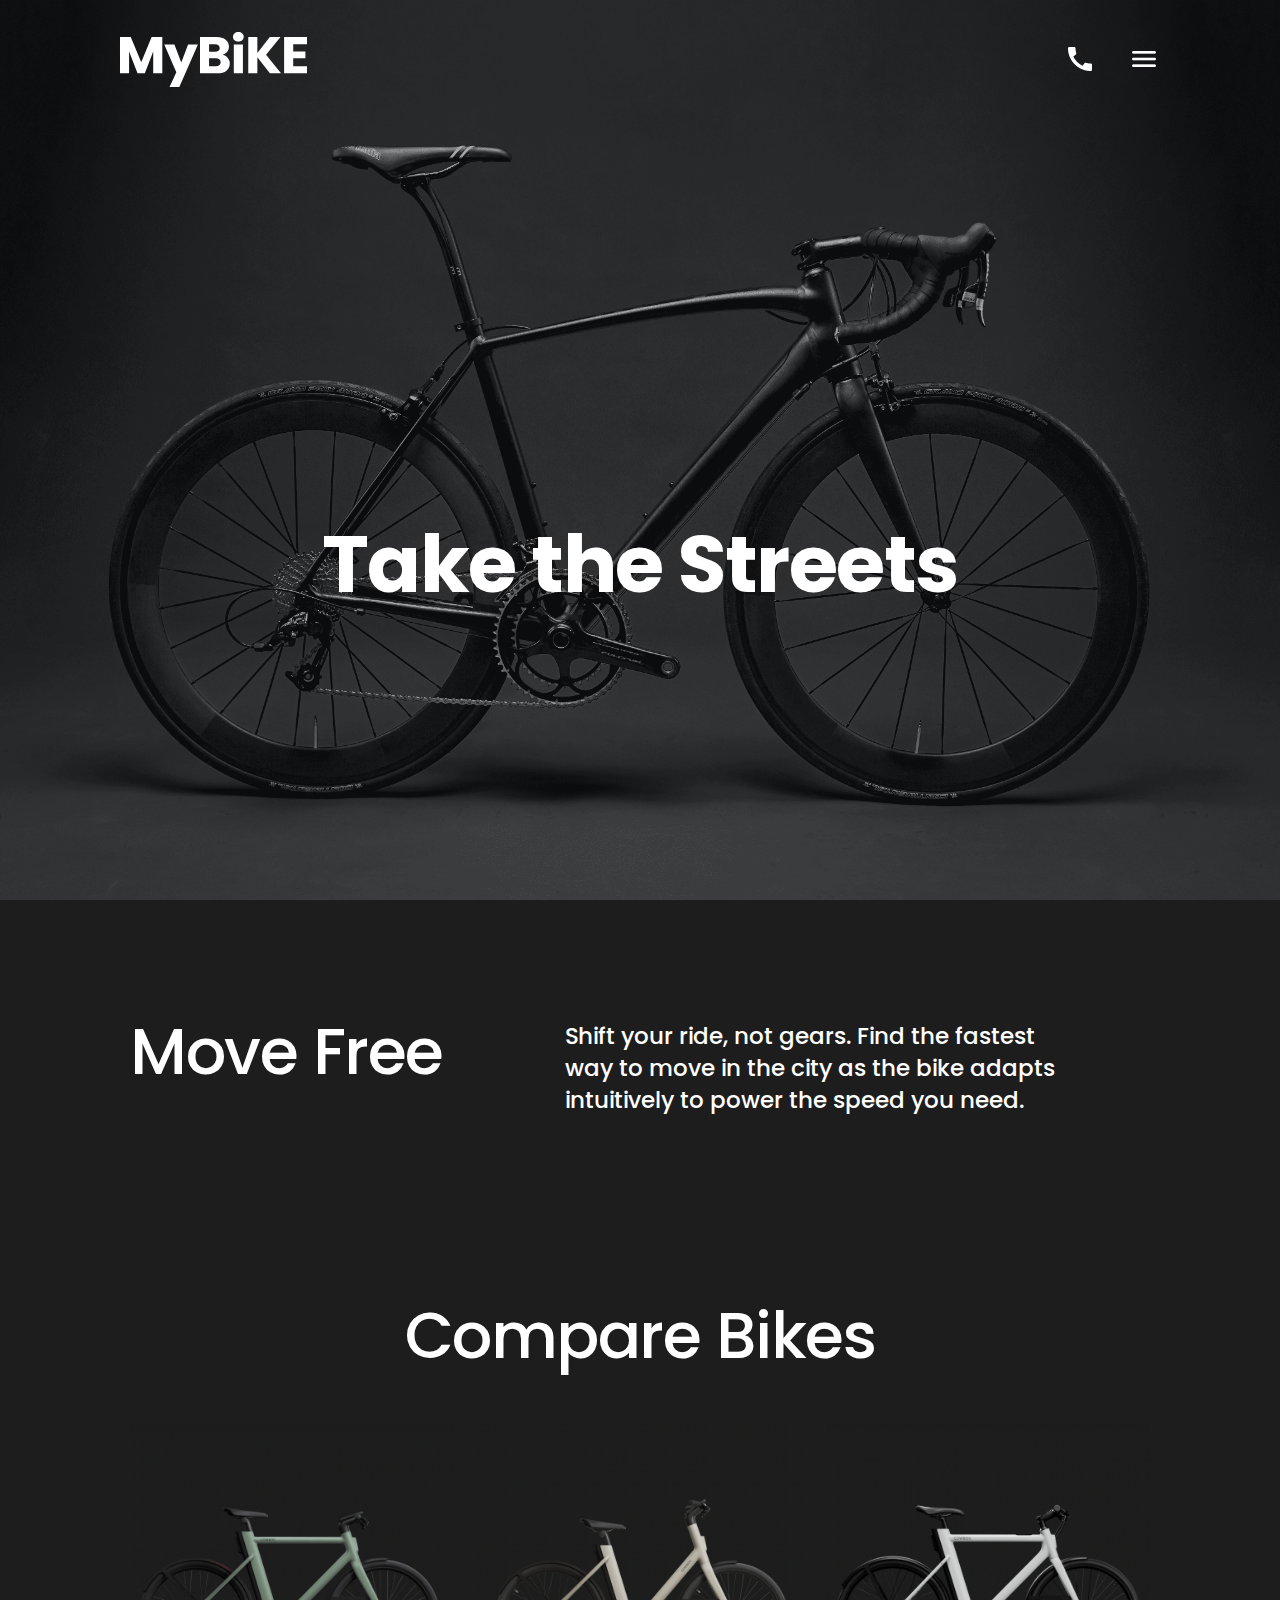
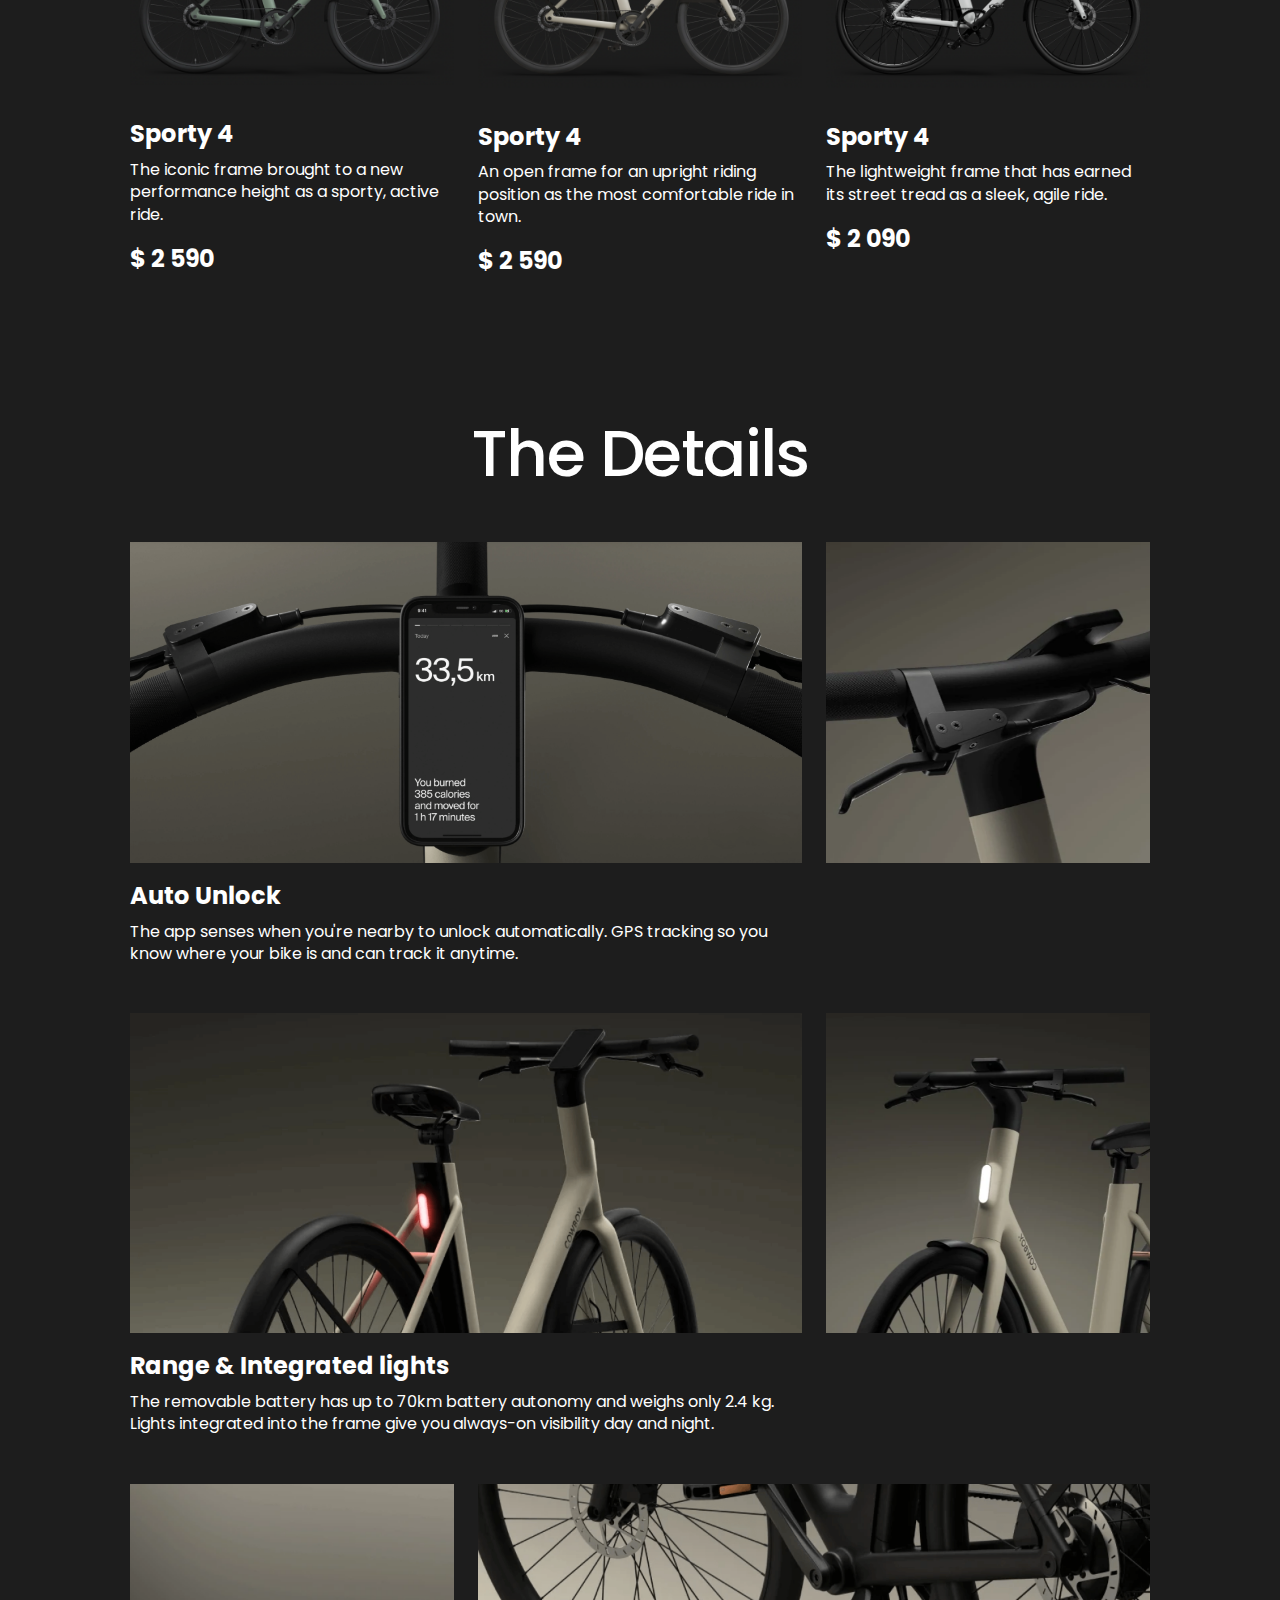
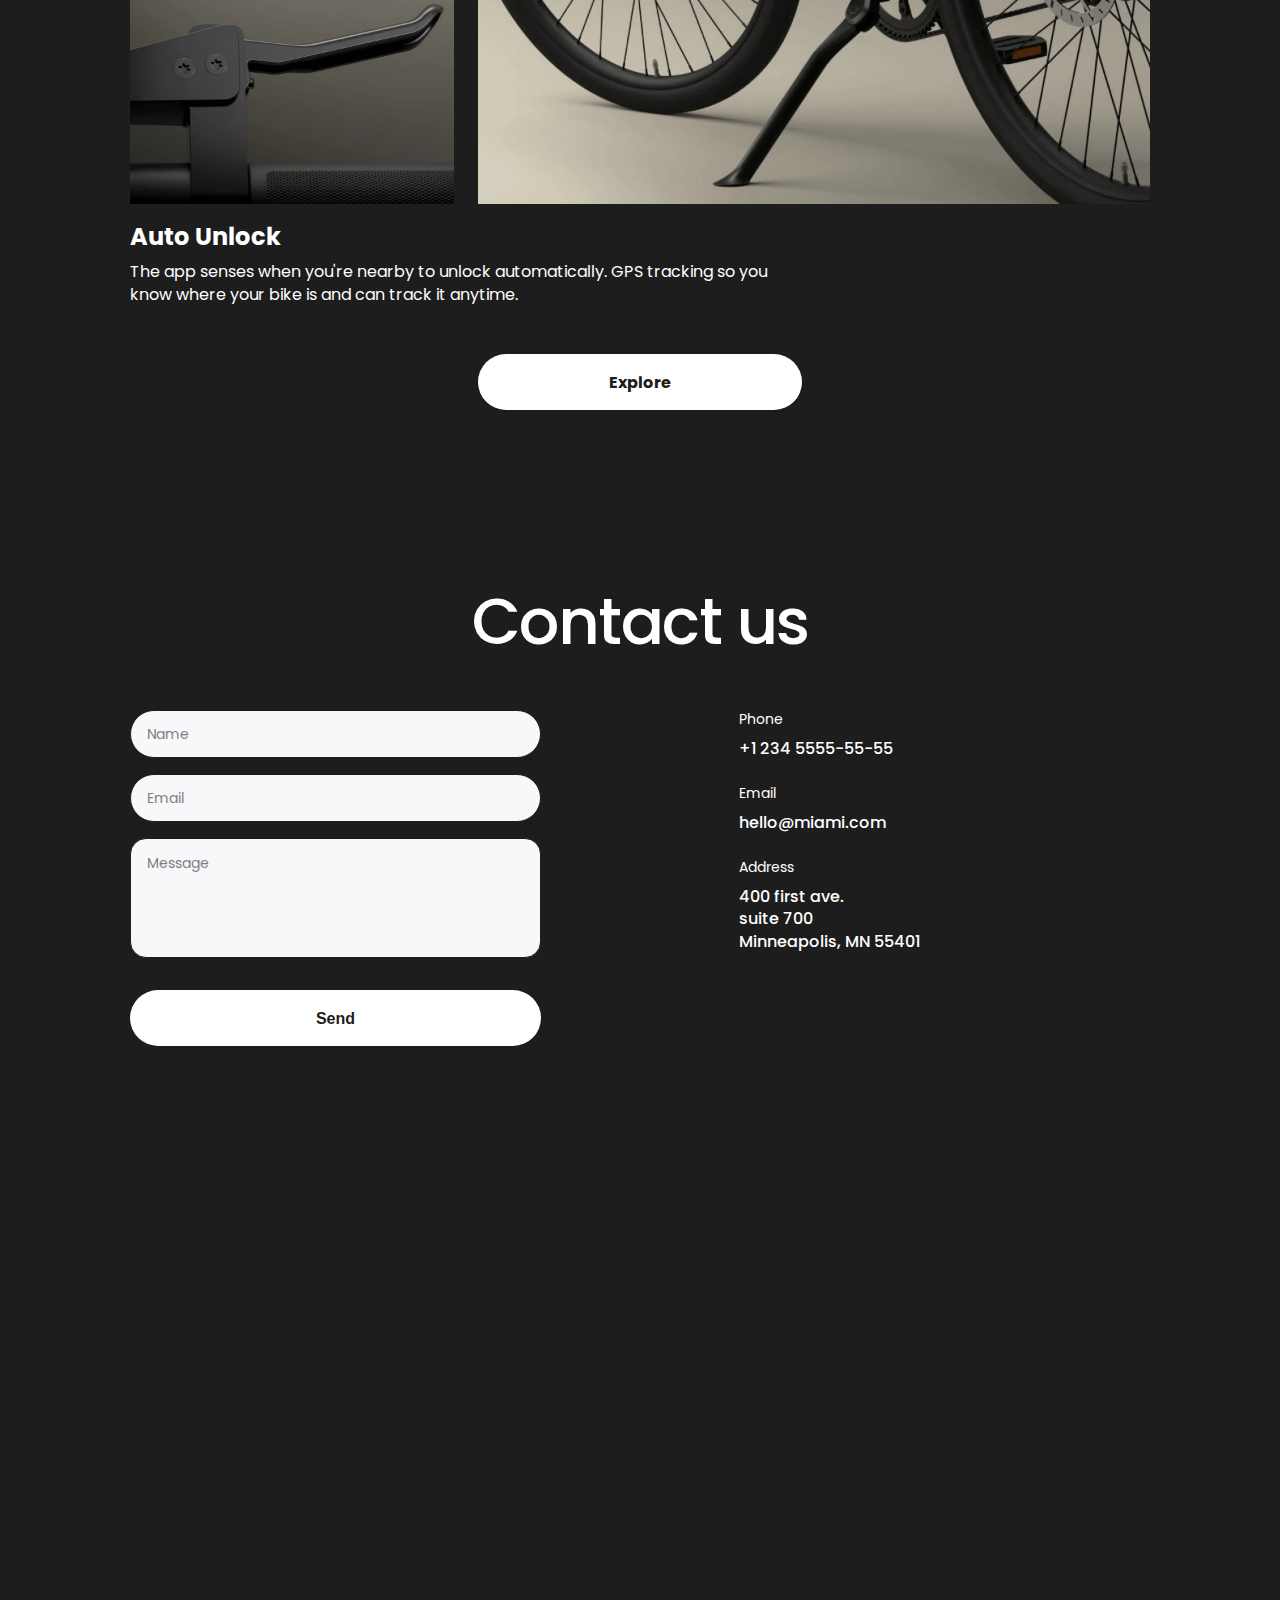
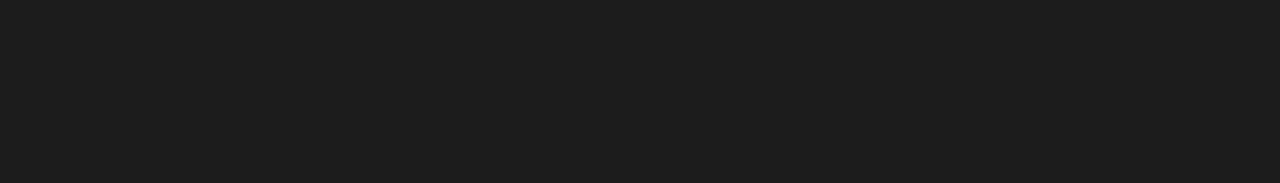
<file: index.html>
<!DOCTYPE html><html lang="en" class="page"><head><meta charset="utf-8"><meta name="viewport" content="width=device-width, initial-scale=1.0"><title>MyBike</title><link rel="icon shortcut" href="favicon.6783d5f9.png" type="image/x-icon"><link rel="preconnect" href="https://fonts.googleapis.com"><link rel="preconnect" href="https://fonts.gstatic.com" crossorigin><link href="https://fonts.googleapis.com/css2?family=Poppins:wght@400;500;600;700&display=swap" rel="stylesheet"><link rel="stylesheet" href="index.fb0fef04.css"><script src="index.cabb280d.js" defer></script></head><body class="page__body" id="top-page">  <header class="header page__header"> <div class="header__container"> <div class="page__top-bar top-bar"> <a href="#top-page" class="top-bar__link"> <img src="logo-white-small.dbecf4bc.svg" alt="MyBike logo" class="top-bar__logo"> </a> <div class="top-bar__icons"> <a href="tel:+1 234 5555-55-55" class="icon icon--phone"></a> <a href="#menu" class="icon icon--menu"></a> </div> </div> <h1 class="header__title">Take the Streets</h1> </div> </header>   <aside class="menu page__menu" id="menu"> <div class="menu__top-bar page__top-bar top-bar"> <a href="#top-page" class="top-bar__link"> <img src="logo-black-small.296ddda4.svg" alt="MyBike logo" class="top-bar__logo"> </a> <div class="top-bar__icons"> <a href="#" class="icon icon--close"></a> </div> </div> <div class="menu__content"> <nav class="menu__nav nav"> <ul class="nav__list"> <li class="nav__item"> <a href="#" class="nav__link">Home</a> </li> <li class="nav__item"> <a href="#move-free" class="nav__link">About us</a> </li> <li class="nav__item"> <a href="#compare-bikes" class="nav__link">Compare Bikes</a> </li> <li class="nav__item"> <a href="#details" class="nav__link">Details</a> </li> <li class="nav__item"> <a href="#contact" class="nav__link">Contacts</a> </li> </ul> </nav> <a href="tel:+1 234 5555-55-55" class="menu__phone-number"> +1 234 5555-55-55 </a> <a href="tel:+1 234 5555-55-55" class="menu__book-ride"> Book a test ride </a> </div> </aside>   <main class="main-content page__main-content"> <div class="main-content__container"> <section class="main-content__move-free move-free" id="move-free"> <h2 class="move-free__title move-free__title--align-left"> Move Free </h2> <p class="move-free__description"> Shift your ride, not gears. Find the fastest way to move in the city as the bike adapts intuitively to power the speed you need. </p> </section> <section class="compare-bikes main-content__compare-bikes" id="compare-bikes"> <h2 class="compare-bikes__title">Compare Bikes</h2> <div class="compare-bikes__content"> <article class="bike-card compare-bikes__bike-card"> <a href="#" class="bike-card__link"> <img src="sporty-4.6bc68076.png" alt="Sporty 4 Bike" class="bike-card__image"> </a> <h3 class="bike-card__bold-text bike-card__title">Sporty 4</h3> <p class="bike-card__description"> The iconic frame brought to a new performance height as a sporty, active ride. </p> <p class="bike-card__bold-text bike-card__price">$ 2 590</p> </article> <article class="bike-card compare-bikes__bike-card"> <a href="#" class="bike-card__link"> <img src="ride-in-town-st.73eac195.png" alt="Ride in town ST Bike" class="bike-card__image"> </a> <h3 class="bike-card__bold-text bike-card__title">Sporty 4</h3> <p class="bike-card__description"> An open frame for an upright riding position as the most comfortable ride in town. </p> <p class="bike-card__bold-text bike-card__price">$ 2 590</p> </article> <article class="bike-card compare-bikes__bike-card"> <a href="#" class="bike-card__link"> <img src="agile-ride-3.338ff6b1.png" alt="Agile ride 3 Bike" class="bike-card__image"> </a> <h3 class="bike-card__bold-text bike-card__title">Sporty 4</h3> <p class="bike-card__description"> The lightweight frame that has earned its street tread as a sleek, agile ride. </p> <p class="bike-card__bold-text bike-card__price">$ 2 090</p> </article> </div> </section> <section class="details main-content__details" id="details"> <h2 class="details__title">The Details</h2> <div class="details__content"> <article class="details__topic topic"> <a href="#" class="topic__link topic__link--wide"> <img src="auto-unlock-wide-web.31f4af19.png" alt="Auto Unlock App on Phone" class="topic__image"> </a> <a href="#" class="topic__link topic__link--square"> <img src="auto-unlock-square.9648a69f.png" alt="How the Phone is hold up on the Bike" class="topic__image"> </a> <h3 class="topic__title">Auto Unlock</h3> <p class="topic__description"> The app senses when you're nearby to unlock automatically. GPS tracking so you know where your bike is and can track it anytime. </p> </article> <article class="details__topic topic"> <a href="#" class="topic__link topic__link--wide"> <img src="range-lights-wide-web.f1d19e31.png" alt="Light on Bike behind" class="topic__image"> </a> <a href="#" class="topic__link topic__link--square"> <img src="range-lights-square.7addb1f8.png" alt="Light on Bike toward" class="topic__image"> </a> <h3 class="topic__title">Range & Integrated lights</h3> <p class="topic__description"> The removable battery has up to 70km battery autonomy and weighs only 2.4 kg. Lights integrated into the frame give you always-on visibility day and night. </p> </article> <article class="details__topic topic"> <a href="#" class="topic__link topic__link--square"> <img src="hydraulic-lightweight-square.49ec8e37.png" alt="Bike brake handle" class="topic__image"> </a> <a href="#" class="topic__link topic__link--wide"> <img src="hydraulic-lightweight-wide-web.60f01527.png" alt="Bike footrest" class="topic__image"> </a> <h3 class="topic__title">Auto Unlock</h3> <p class="topic__description"> The app senses when you're nearby to unlock automatically. GPS tracking so you know where your bike is and can track it anytime. </p> </article> <a href="#" class="button details__button">Explore</a> </div> </section> <section class="contact main-content__contact" id="contact"> <h2 class="contact__title">Contact us</h2> <div class="contact__content"> <form action="/" method="get" class="contact__form form" onsubmit="this.reset(); return false;"> <input type="text" placeholder="Name" class="form__text" autocomplete="given-name" name="user-name" id="user-name" required> <input type="email" placeholder="Email" class="form__text" autocomplete="email" name="user-email" id="user-email" required> <textarea name="user-message" id="user-message" placeholder="Message" class="form__textarea" required></textarea> <button type="submit" class="button form__button">Send</button> </form> <div class="contact__info info"> <div class="info__part"> <label for="phone-number" class="info__label">Phone</label> <a href="tel:+1 234 5555-55-55" id="phone-number" class="info__link"> +1 234 5555-55-55 </a> </div> <div class="info__part"> <label for="myBike-email" class="info__label">Email</label> <a href="mailto:hello@miami.com" id="myBike-email" class="info__link"> hello@miami.com </a> </div> <div class="info__part"> <label for="myBike-address" class="info__label">Address</label> <a href="https://www.google.com/maps?q=400 first ave. suite 700 Minneapolis, MN 55401" id="myBike-address" class="info__link" target="_blank"> 400 first ave.<br>suite 700<br>Minneapolis, MN 55401 </a> </div> </div> </div> </section> </div> </main>  <footer class="footer page__footer"></footer> </body></html>
</file>
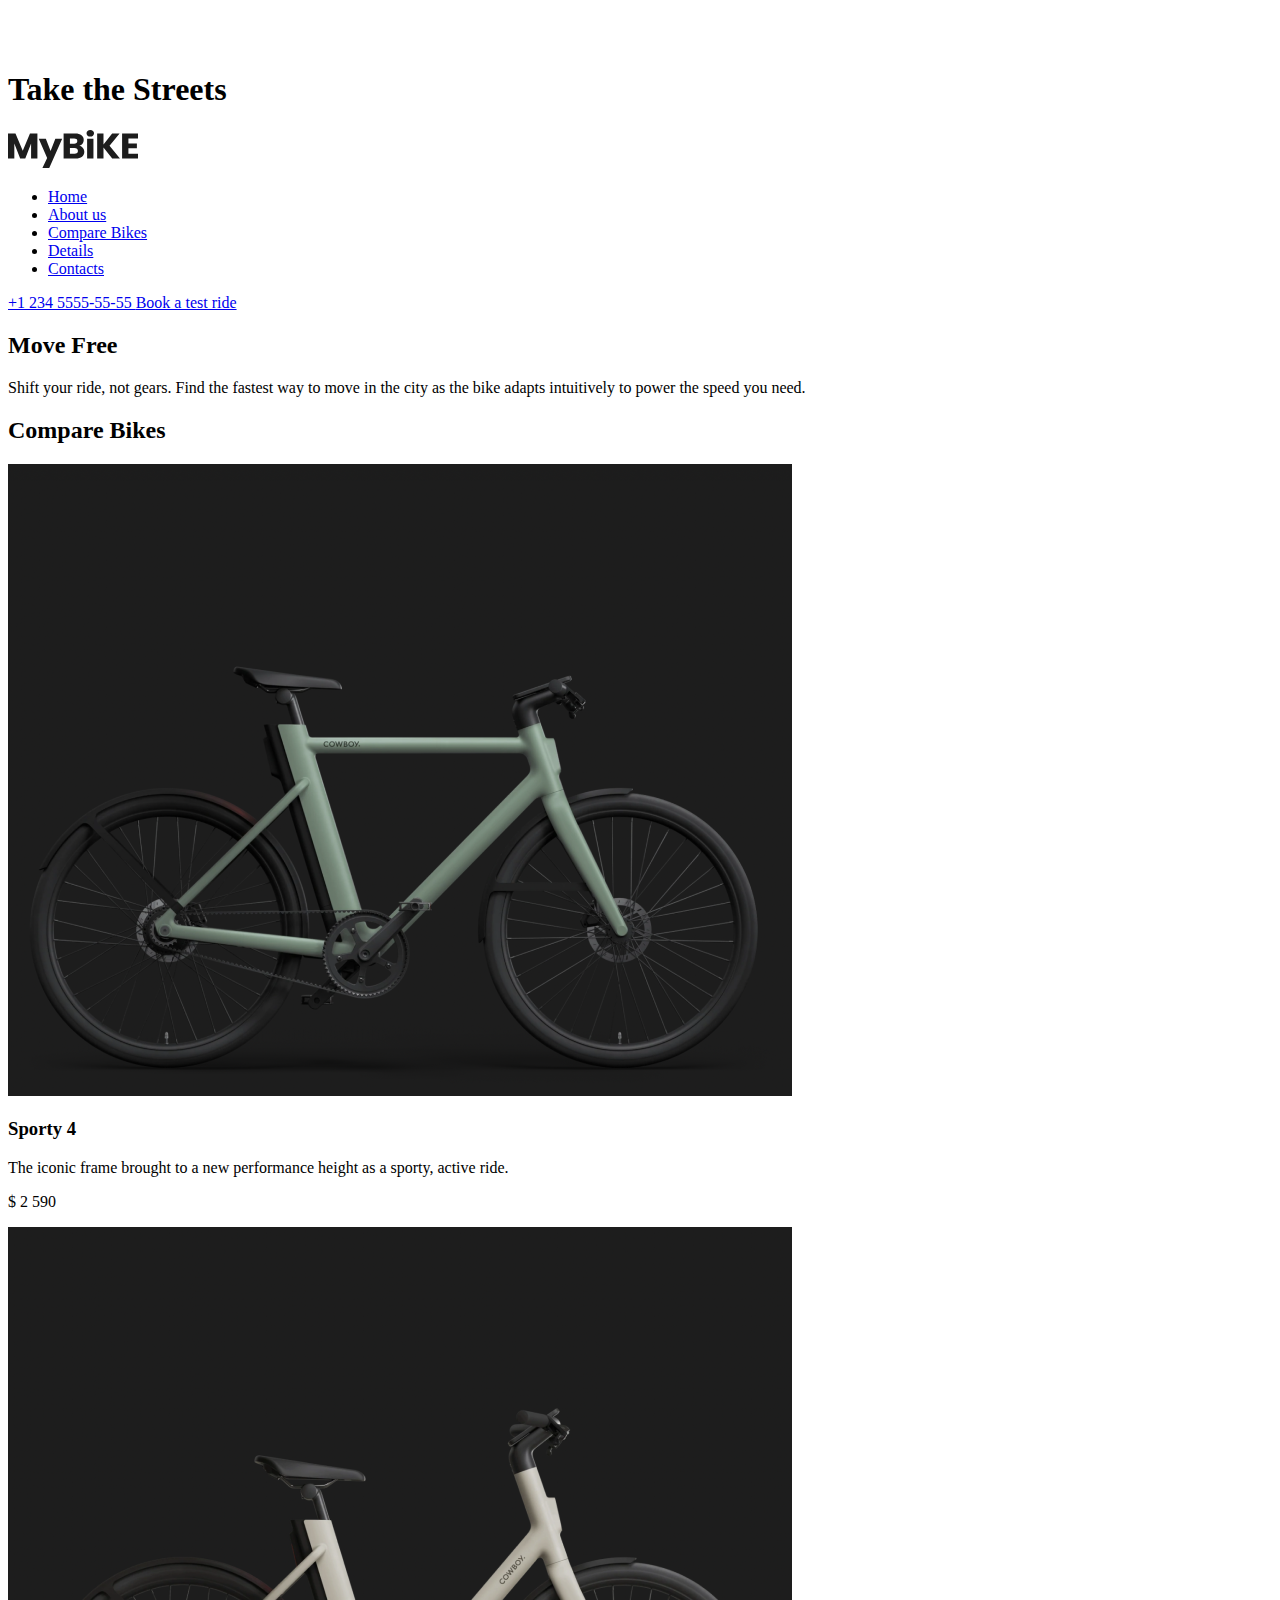
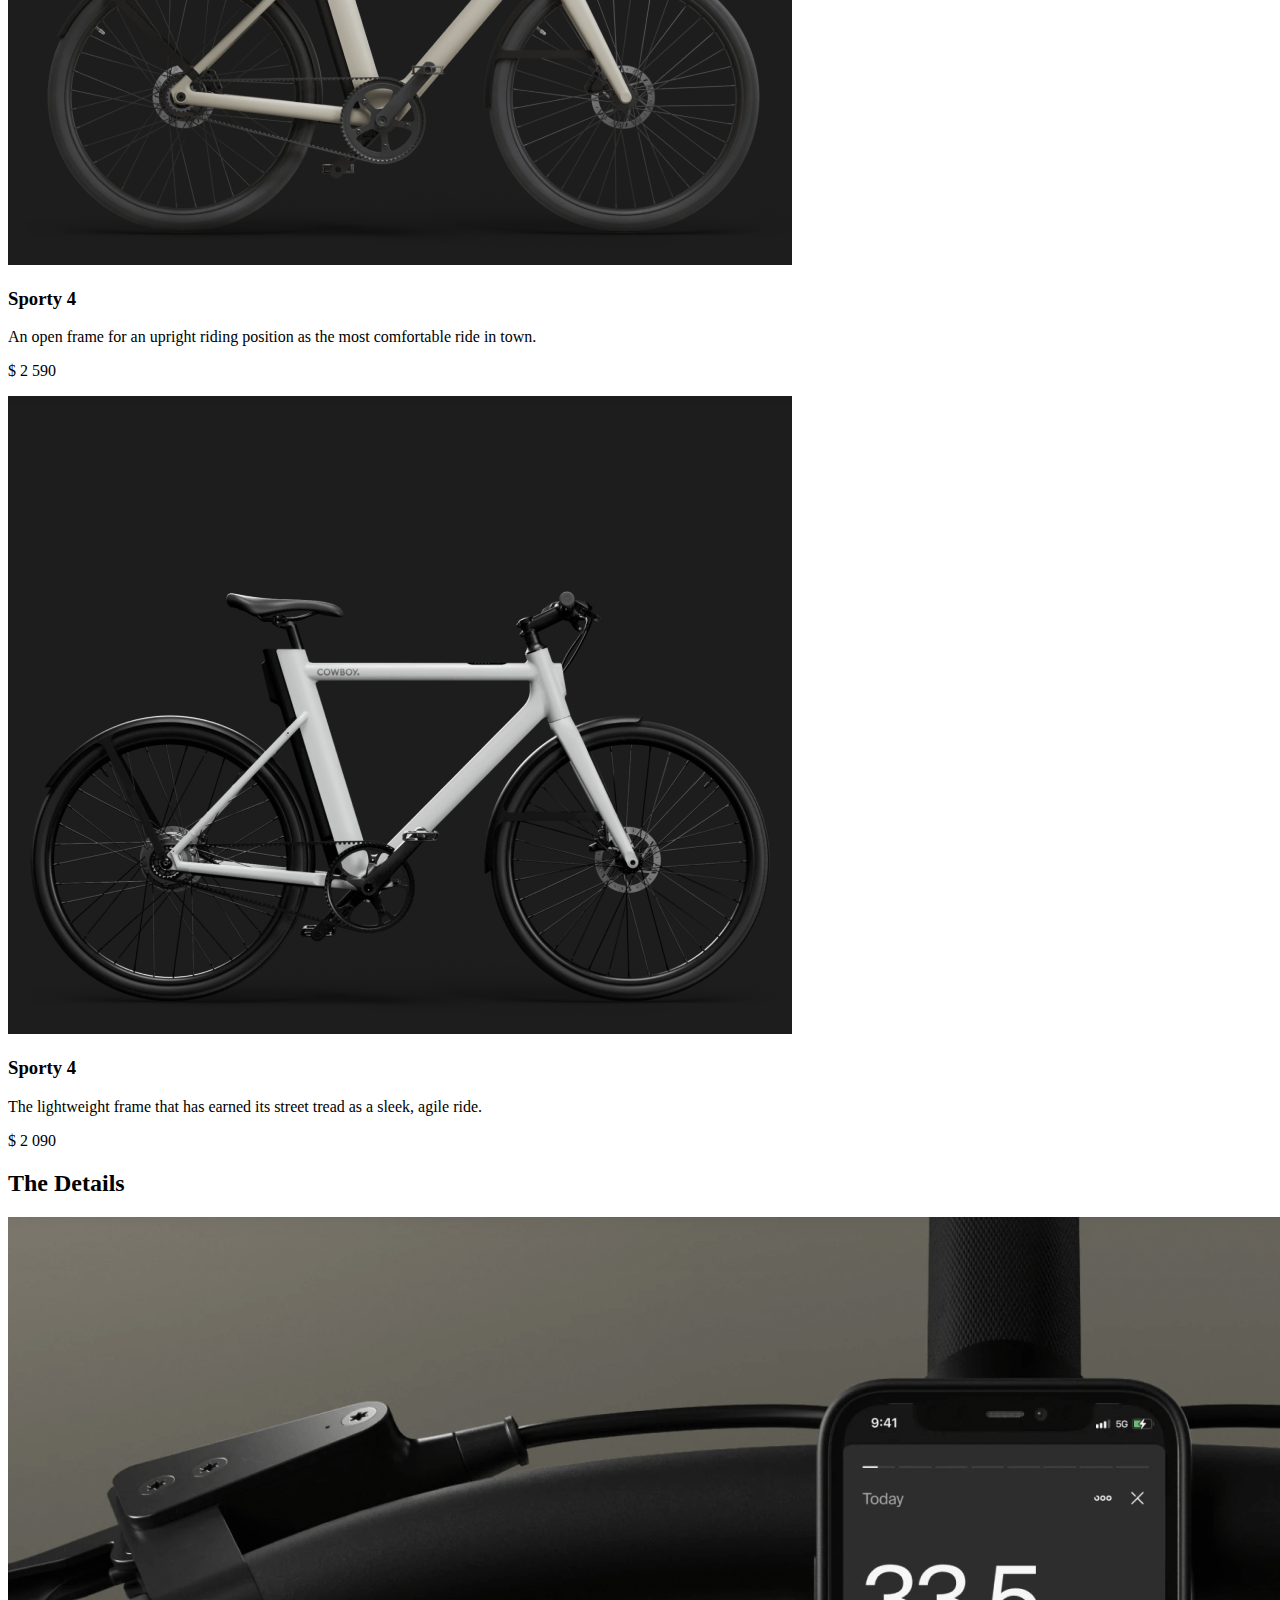
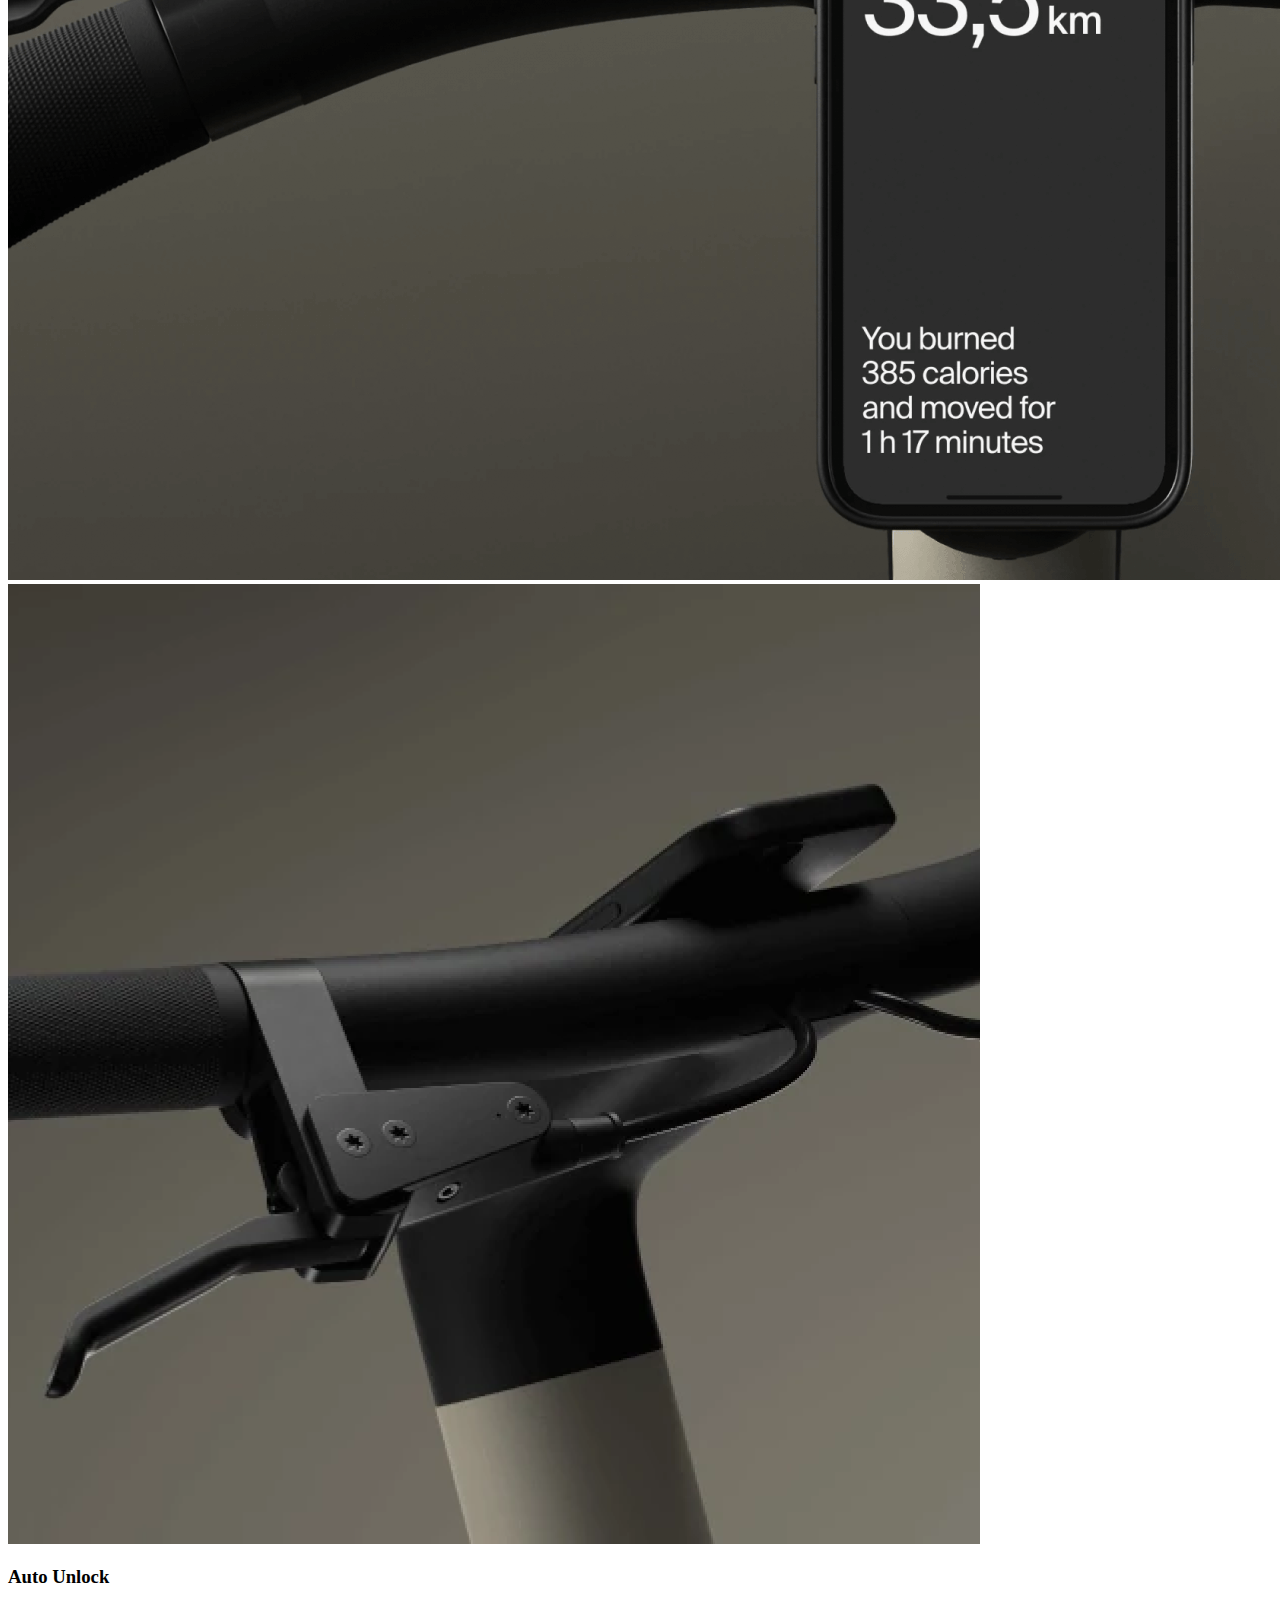
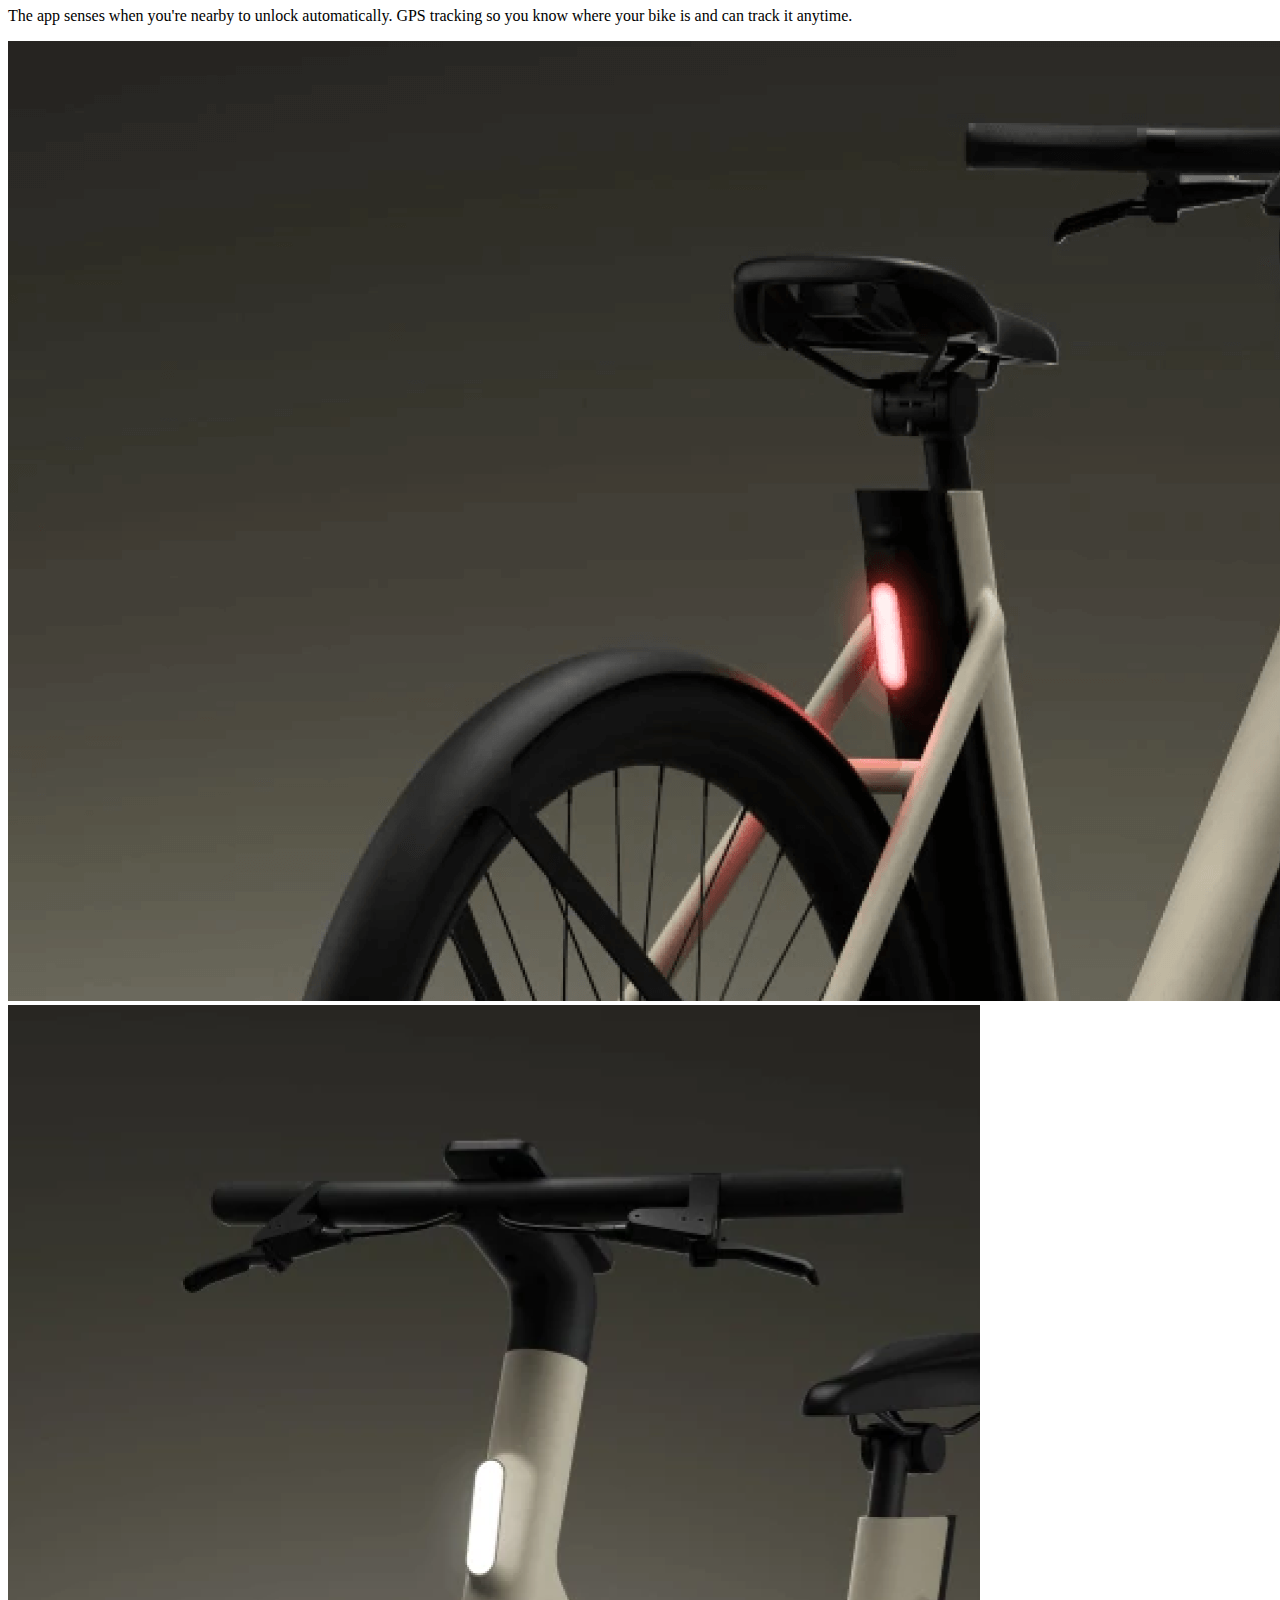
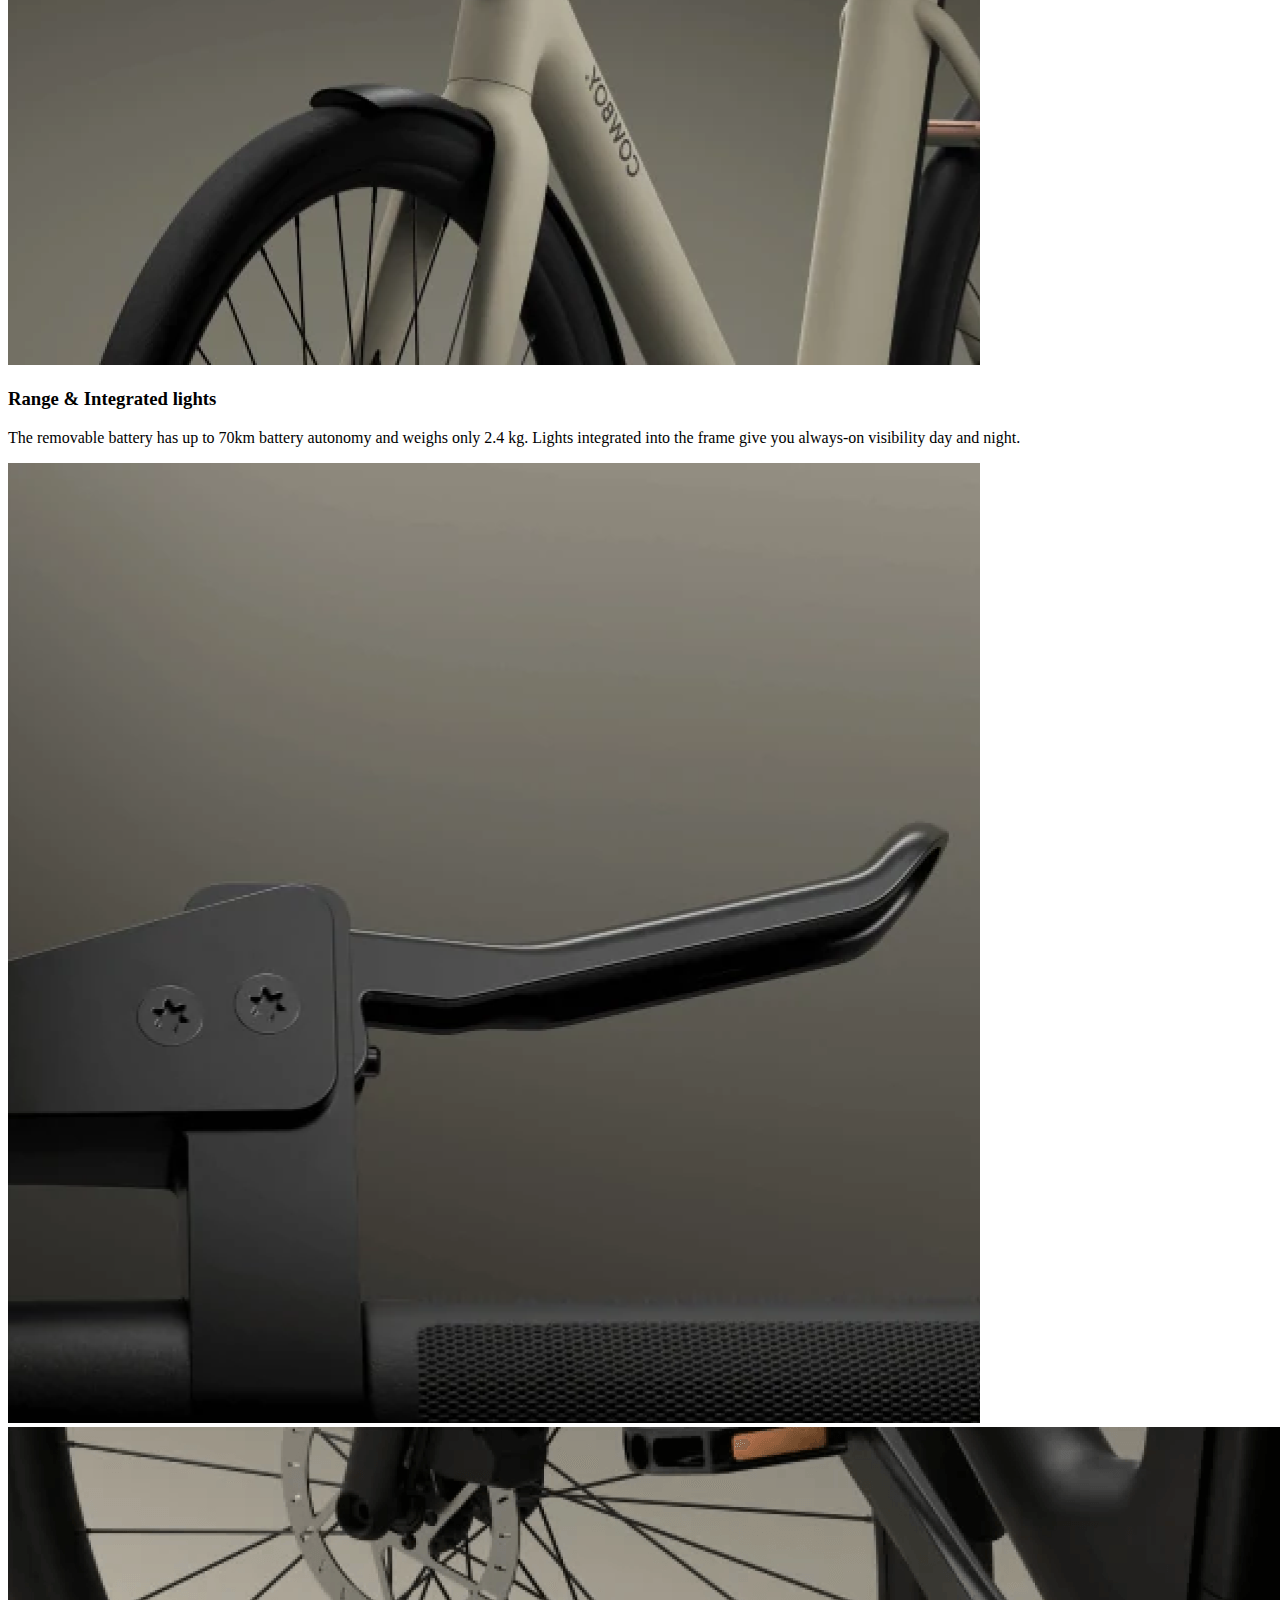
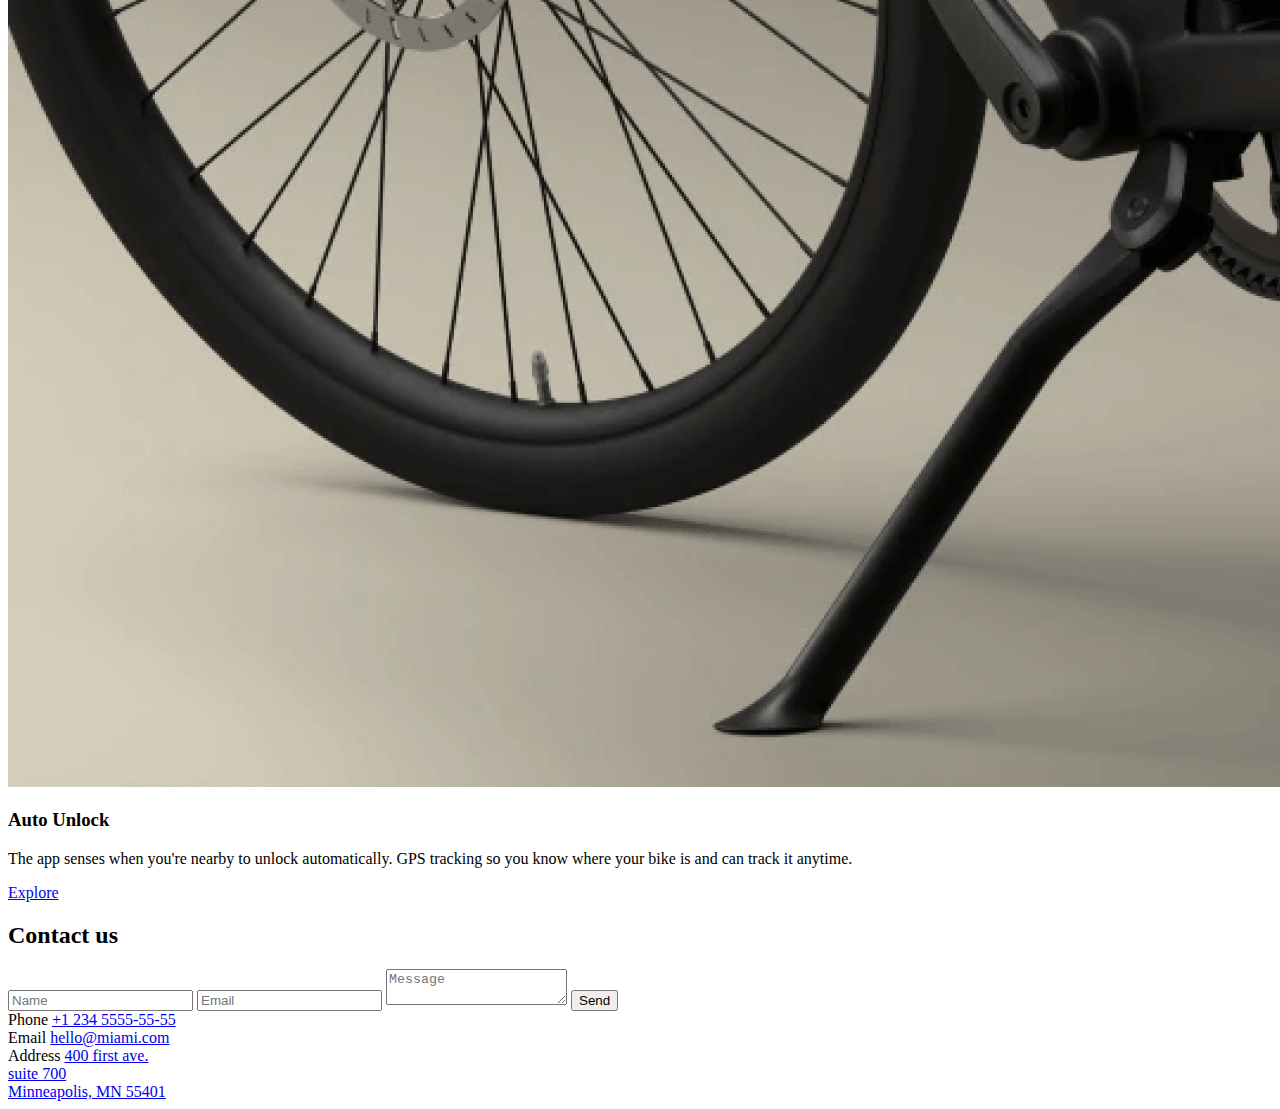
<file: src/index.html>
<!-- #region head -->
<!DOCTYPE html>
<html lang="en" class="page">
  <head>
    <meta charset="UTF-8" />
    <meta name="viewport" content="width=device-width, initial-scale=1.0" />
    <title>MyBike</title>
    <link
      rel="shortcut icon"
      href="images/icons/favicon.png"
      type="image/x-icon"
    />
    <link rel="preconnect" href="https://fonts.googleapis.com" />
    <link
      rel="preconnect"
      href="https://fonts.gstatic.com"
      crossorigin="anonymous"
    />
    <link
      href="https://fonts.googleapis.com/css2?family=Poppins:wght@400;500;600;700&display=swap"
      rel="stylesheet"
    />
    <link rel="stylesheet" href="./styles/main.scss" />
    <script src="scripts/main.js" defer></script>
  </head>
  <!-- #endregion -->
  <body class="page__body" id="top-page">
    <!-- #region header -->
    <header class="header page__header">
      <div class="header__container">
        <div class="top-bar page__top-bar">
          <a href="#top-page" class="top-bar__link">
            <img
              src="images/logo-white-small.svg"
              alt="MyBike logo"
              class="top-bar__logo"
            />
          </a>

          <div class="top-bar__icons">
            <a href="tel:+1 234 5555-55-55" class="icon icon--phone"></a>
            <a href="#menu" class="icon icon--menu"></a>
          </div>
        </div>

        <h1 class="header__title">Take the Streets</h1>
      </div>
    </header>
    <!-- #endregion -->

    <!-- #region menu -->
    <aside class="page__menu menu" id="menu">
      <div class="top-bar page__top-bar menu__top-bar">
        <a href="#top-page" class="top-bar__link">
          <img
            src="images/logo-black-small.svg"
            alt="MyBike logo"
            class="top-bar__logo"
          />
        </a>

        <div class="top-bar__icons">
          <a href="#" class="icon icon--close"></a>
        </div>
      </div>

      <div class="menu__content">
        <nav class="menu__nav nav">
          <ul class="nav__list">
            <li class="nav__item">
              <a href="#" class="nav__link">Home</a>
            </li>

            <li class="nav__item">
              <a href="#move-free" class="nav__link">About us</a>
            </li>

            <li class="nav__item">
              <a href="#compare-bikes" class="nav__link">Compare Bikes</a>
            </li>

            <li class="nav__item">
              <a href="#details" class="nav__link">Details</a>
            </li>

            <li class="nav__item">
              <a href="#contact" class="nav__link">Contacts</a>
            </li>
          </ul>
        </nav>

        <a href="tel:+1 234 5555-55-55" class="menu__phone-number">
          +1 234 5555-55-55
        </a>

        <a href="tel:+1 234 5555-55-55" class="menu__book-ride">
          Book a test ride
        </a>
      </div>
    </aside>
    <!-- #endregion -->

    <!-- #region main -->
    <main class="main-content page__main-content">
      <div class="main-content__container">
        <section class="main-content__move-free move-free" id="move-free">
          <h2 class="move-free__title move-free__title--align-left">
            Move Free
          </h2>

          <p class="move-free__description">
            Shift your ride, not gears. Find the fastest way to move in the city
            as the bike adapts intuitively to power the speed you need.
          </p>
        </section>

        <section
          class="main-content__compare-bikes compare-bikes"
          id="compare-bikes"
        >
          <h2 class="compare-bikes__title">Compare Bikes</h2>

          <div class="compare-bikes__content">
            <article class="compare-bikes__bike-card bike-card">
              <a href="#" class="bike-card__link">
                <img
                  src="./images/bikes/sporty-4.png"
                  alt="Sporty 4 Bike"
                  class="bike-card__image"
                />
              </a>

              <h3 class="bike-card__title bike-card__bold-text">Sporty 4</h3>

              <p class="bike-card__description">
                The iconic frame brought to a new performance height as a
                sporty, active ride.
              </p>

              <p class="bike-card__price bike-card__bold-text">$ 2 590</p>
            </article>

            <article class="compare-bikes__bike-card bike-card">
              <a href="#" class="bike-card__link">
                <img
                  src="./images/bikes/ride-in-town-st.png"
                  alt="Ride in town ST Bike"
                  class="bike-card__image"
                />
              </a>

              <h3 class="bike-card__title bike-card__bold-text">Sporty 4</h3>

              <p class="bike-card__description">
                An open frame for an upright riding position as the most
                comfortable ride in town.
              </p>

              <p class="bike-card__price bike-card__bold-text">$ 2 590</p>
            </article>

            <article class="compare-bikes__bike-card bike-card">
              <a href="#" class="bike-card__link">
                <img
                  src="./images/bikes/agile-ride-3.png"
                  alt="Agile ride 3 Bike"
                  class="bike-card__image"
                />
              </a>

              <h3 class="bike-card__title bike-card__bold-text">Sporty 4</h3>

              <p class="bike-card__description">
                The lightweight frame that has earned its street tread as a
                sleek, agile ride.
              </p>

              <p class="bike-card__price bike-card__bold-text">$ 2 090</p>
            </article>
          </div>
        </section>

        <section class="main-content__details details" id="details">
          <h2 class="details__title">The Details</h2>

          <div class="details__content">
            <article class="details__topic topic">
              <a href="#" class="topic__link topic__link--wide">
                <img
                  src="./images/details/auto-unlock-wide-web.png"
                  alt="Auto Unlock App on Phone"
                  class="topic__image"
                />
              </a>

              <a href="#" class="topic__link topic__link--square">
                <img
                  src="./images/details/auto-unlock-square.png"
                  alt="How the Phone is hold up on the Bike"
                  class="topic__image"
                />
              </a>

              <h3 class="topic__title">Auto Unlock</h3>

              <p class="topic__description">
                The app senses when you're nearby to unlock automatically. GPS
                tracking so you know where your bike is and can track it
                anytime.
              </p>
            </article>

            <article class="details__topic topic">
              <a href="#" class="topic__link topic__link--wide">
                <img
                  src="./images/details/range-lights-wide-web.png"
                  alt="Light on Bike behind"
                  class="topic__image"
                />
              </a>

              <a href="#" class="topic__link topic__link--square">
                <img
                  src="./images/details/range-lights-square.png"
                  alt="Light on Bike toward"
                  class="topic__image"
                />
              </a>

              <h3 class="topic__title">Range & Integrated lights</h3>

              <p class="topic__description">
                The removable battery has up to 70km battery autonomy and weighs
                only 2.4 kg. Lights integrated into the frame give you always-on
                visibility day and night.
              </p>
            </article>

            <article class="details__topic topic">
              <a href="#" class="topic__link topic__link--square">
                <img
                  src="./images/details/hydraulic-lightweight-square.png"
                  alt="Bike brake handle"
                  class="topic__image"
                />
              </a>

              <a href="#" class="topic__link topic__link--wide">
                <img
                  src="./images/details/hydraulic-lightweight-wide-web.png"
                  alt="Bike footrest"
                  class="topic__image"
                />
              </a>

              <h3 class="topic__title">Auto Unlock</h3>

              <p class="topic__description">
                The app senses when you're nearby to unlock automatically. GPS
                tracking so you know where your bike is and can track it
                anytime.
              </p>
            </article>

            <a href="#" class="details__button button">Explore</a>
          </div>
        </section>

        <section class="main-content__contact contact" id="contact">
          <h2 class="contact__title">Contact us</h2>

          <div class="contact__content">
            <form
              action="/"
              method="get"
              class="contact__form form"
              onsubmit="this.reset(); return false;"
            >
              <input
                type="text"
                placeholder="Name"
                class="form__text"
                autocomplete="given-name"
                name="user-name"
                id="user-name"
                required
              />

              <input
                type="email"
                placeholder="Email"
                class="form__text"
                autocomplete="email"
                name="user-email"
                id="user-email"
                required
              />

              <textarea
                name="user-message"
                id="user-message"
                placeholder="Message"
                class="form__textarea"
                required
              ></textarea>

              <button type="submit" class="form__button button">Send</button>
            </form>

            <div class="contact__info info">
              <div class="info__part">
                <label for="phone-number" class="info__label">Phone</label>

                <a
                  href="tel:+1 234 5555-55-55"
                  id="phone-number"
                  class="info__link"
                >
                  +1 234 5555-55-55
                </a>
              </div>

              <div class="info__part">
                <label for="myBike-email" class="info__label">Email</label>

                <a
                  href="mailto:hello@miami.com"
                  id="myBike-email"
                  class="info__link"
                >
                  hello@miami.com
                </a>
              </div>

              <div class="info__part">
                <label for="myBike-address" class="info__label">Address</label>

                <a
                  href="https://www.google.com/maps?q=400 first ave. suite 700 Minneapolis, MN 55401"
                  id="myBike-address"
                  class="info__link"
                  target="_blank"
                >
                  400 first ave.<br />suite 700<br />Minneapolis, MN 55401
                </a>
              </div>
            </div>
          </div>
        </section>
      </div>
    </main>
    <!-- #endregion -->

    <footer class="footer page__footer"></footer>
  </body>
</html>
</file>
<file: index.fb0fef04.css>
*{box-sizing:border-box}.page{color:#fff;scroll-behavior:smooth;font-family:Poppins,Arial,sans-serif;font-size:16px;font-weight:400;line-height:140%}.page__body{background-color:#1d1d1d;margin:0}.page__header{padding-left:20px;padding-right:20px}@media (min-width:576px){.page__header{padding-left:72px;padding-right:72px}}@media (min-width:1024px){.page__header{padding-left:120px;padding-right:120px}}.page__menu{pointer-events:none;opacity:0;padding-left:20px;padding-right:20px;transition:all .4s;position:fixed;top:0;left:0;right:0;transform:translate(100%)}@media (min-width:576px){.page__menu{padding-left:72px;padding-right:72px}}@media (min-width:1024px){.page__menu{padding-left:120px;padding-right:120px}}.page__menu:target{opacity:1;pointer-events:all;transform:translate(0)}.page:has(.page__menu:target){overflow:hidden}.page__top-bar{padding-top:24px;padding-bottom:24px}@media (min-width:576px){.page__top-bar{padding-top:32px;padding-bottom:32px}}.page__main-content{padding:60px 20px 120px}@media (min-width:576px){.page__main-content{padding-left:72px;padding-right:72px}}@media (min-width:1024px){.page__main-content{padding-left:120px;padding-right:120px}}@media (min-width:576px){.page__main-content{padding-top:120px;padding-bottom:120px}}@media (min-width:1024px){.page__main-content{padding-bottom:182px}}.page__footer{z-index:-1;position:sticky;bottom:0}.header{background-image:url(header-bg-web.b9566429.png);background-position:85% 55%;background-repeat:no-repeat;background-size:cover;-ms-flex-pack:center;justify-content:center;height:100vh;display:-ms-flexbox;display:flex}@media (min-width:576px){.header{background-position:50%}}.header__container{-ms-flex-direction:column;flex-direction:column;gap:65%;width:100%;height:100%;display:-ms-flexbox;display:flex}@media (min-width:576px){.header__container{gap:55%}}@media (min-width:1024px){.header__container{gap:45%}}.header__title{text-align:center;letter-spacing:-1.5px;margin:0;font-size:36px;font-weight:700;line-height:100%}@media (min-width:576px){.header__title{font-size:64px}}@media (min-width:1024px){.header__title{font-size:80px}}.menu{text-transform:uppercase;letter-spacing:2px;background-color:#c2c2c2;height:100vh;font-weight:600;overflow:auto}.menu__top-bar{z-index:1;background-color:#c2c2c2;position:sticky;top:0}.menu__nav{margin-top:24px}.menu__phone-number{color:#1d1d1d;letter-spacing:0;margin-top:40px;font-size:16px;line-height:27px;text-decoration:none;transition:transform .4s;display:inline-block}@media (min-width:576px){.menu__phone-number:hover{transform:scale(1.1)}.menu__phone-number:active{transform:scale(1)}}.menu__book-ride{color:#1d1d1d;width:-moz-fit-content;border-bottom:1px solid #1d1d1d;width:fit-content;margin-top:16px;padding-bottom:8px;font-size:12px;line-height:16px;text-decoration:none;transition:transform .4s;display:block}@media (min-width:576px){.menu__book-ride:hover{transform:scale(1.1)}.menu__book-ride:active{transform:scale(1)}}.main-content{background-color:#1d1d1d}.main-content__container{max-width:1020px;margin:0 auto}.main-content__move-free{margin-bottom:92px}@media (min-width:576px){.main-content__move-free{margin-bottom:132px}}@media (min-width:1024px){.main-content__move-free{margin-bottom:164px}}.main-content__compare-bikes{margin-bottom:92px}@media (min-width:576px){.main-content__compare-bikes{margin-bottom:120px}}@media (min-width:1024px){.main-content__compare-bikes{margin-bottom:144px}}.main-content__details{margin-bottom:80px}@media (min-width:576px){.main-content__details{margin-bottom:120px}}@media (min-width:1024px){.main-content__details{margin-bottom:180px}}.main-content__contact{margin-bottom:0}.footer{background-image:url(footer-bg-web.e6b16da3.png);background-position:50%;background-repeat:no-repeat;background-size:cover;height:200px}@media (min-width:576px){.footer{height:480px}}@media (min-width:1024px){.footer{height:555px}}.move-free{grid-template-columns:repeat(2,1fr);gap:40px 20px;display:grid}@media (min-width:576px){.move-free{grid-template-columns:repeat(6,1fr);gap:48px 24px}}@media (min-width:1024px){.move-free{grid-template-columns:repeat(12,1fr)}}.move-free__title{letter-spacing:-1.5px;text-align:center;grid-column:span 2;row-gap:32px;margin:0;font-size:32px;font-weight:500;line-height:100%}@media (min-width:576px){.move-free__title{font-size:48px}}@media (min-width:1024px){.move-free__title{margin-bottom:56px;font-size:64px}}@media (min-width:576px){.move-free__title{grid-column:span 3}}@media (min-width:1024px){.move-free__title{grid-column:span 5}}.move-free__title--align-left{text-align:left}.move-free__description{grid-column:span 2;margin-top:0;margin-bottom:0;font-size:23px;font-weight:500;line-height:140%}@media (min-width:576px){.move-free__description{grid-column:span 3}}@media (min-width:1024px){.move-free__description{grid-column:span 6}}.compare-bikes__title{letter-spacing:-1.5px;text-align:center;margin:0 0 48px;font-size:32px;font-weight:500;line-height:100%}@media (min-width:576px){.compare-bikes__title{font-size:48px}}@media (min-width:1024px){.compare-bikes__title{margin-bottom:56px;font-size:64px}}.compare-bikes__content{grid-template-columns:repeat(2,1fr);gap:40px 20px;display:grid}@media (min-width:576px){.compare-bikes__content{grid-template-columns:repeat(6,1fr);gap:48px 24px}}@media (min-width:1024px){.compare-bikes__content{grid-template-columns:repeat(12,1fr)}}.compare-bikes__bike-card{grid-column:span 2}@media (min-width:576px){.compare-bikes__bike-card{grid-column:2/6}}@media (min-width:1024px){.compare-bikes__bike-card{grid-column:span 4}}.details__title{letter-spacing:-1.5px;text-align:center;margin:0 0 48px;font-size:32px;font-weight:500;line-height:100%}@media (min-width:576px){.details__title{font-size:48px}}@media (min-width:1024px){.details__title{margin-bottom:56px;font-size:64px}}.details__content{grid-template-columns:repeat(2,1fr);gap:40px 20px;display:grid}@media (min-width:576px){.details__content{grid-template-columns:repeat(6,1fr);gap:48px 24px}}@media (min-width:1024px){.details__content{grid-template-columns:repeat(12,1fr)}}.details__topic{grid-column:span 2;grid-template-columns:repeat(2,1fr);gap:0 20px;display:grid}@media (min-width:576px){.details__topic{grid-template-columns:repeat(6,1fr);gap:48px 24px}}@media (min-width:1024px){.details__topic{grid-template-columns:repeat(12,1fr)}}@media (min-width:576px){.details__topic{grid-column:span 6;row-gap:0}}@media (min-width:1024px){.details__topic{grid-column:span 12;row-gap:0}}.details__button{grid-column:span 2}@media (min-width:576px){.details__button{grid-column:2/6}}@media (min-width:1024px){.details__button{grid-column:5/9}}.contact__title{letter-spacing:-1.5px;text-align:center;margin:0 0 48px;font-size:32px;font-weight:500;line-height:100%}@media (min-width:576px){.contact__title{font-size:48px}}@media (min-width:1024px){.contact__title{margin-bottom:56px;font-size:64px}}.contact__content{grid-template-columns:repeat(2,1fr);gap:48px 20px;display:grid}@media (min-width:576px){.contact__content{grid-template-columns:repeat(6,1fr);gap:48px 24px}}@media (min-width:1024px){.contact__content{grid-template-columns:repeat(12,1fr)}}.contact__form{grid-column:span 2}@media (min-width:576px){.contact__form{grid-column:span 3}}@media (min-width:1024px){.contact__form{grid-column:span 5}}.contact__info{grid-column:span 2}@media (min-width:576px){.contact__info{grid-column:span 3}}@media (min-width:1024px){.contact__info{grid-column:8/-1}}.icon{background-position:50%;background-size:cover;width:24px;height:24px;transition:transform .4s;display:block}@media (min-width:576px){.icon:hover{transform:scale(1.1)}.icon:active{transform:scale(1)}.icon{width:32px;height:32px}}.icon--menu{background-image:url(icon-burger-menu.f11ccc7a.png)}.icon--menu:hover{background-image:url(icon-burger-menu-hover.c6eee868.png)}.icon--phone{background-image:url(icon-phone.934d4147.png);-ms-flex-pack:end;justify-content:flex-end;-ms-flex-align:center;align-items:center;display:-ms-flexbox;display:flex;position:relative}@media (min-width:576px){.icon--phone:before{content:"+1 234 5555-55-55";color:#fff;opacity:0;width:max-content;padding-top:5px;padding-bottom:5px;padding-right:52px;transition:opacity .4s;position:absolute}.icon--phone:hover:before{opacity:1}}.icon--close{background-image:url(icon-close.588c49b4.png)}.top-bar{-ms-flex-pack:justify;justify-content:space-between;-ms-flex-align:center;align-items:center;display:-ms-flexbox;display:flex}.top-bar__link{-ms-flex-align:center;align-items:center;display:-ms-flexbox;display:flex}.top-bar__icons{gap:32px;display:-ms-flexbox;display:flex}.top-bar__logo{width:130px;transition:transform .4s}@media (min-width:576px){.top-bar__logo:hover{transform:scale(1.1)}.top-bar__logo:active{transform:scale(1)}.top-bar__logo{width:187px}}.nav__list{-ms-flex-direction:column;flex-direction:column;gap:32px;margin:0;padding:0;list-style:none;display:-ms-flexbox;display:flex}.nav__link{color:#1d1d1d;font-size:22px;line-height:22px;text-decoration:none;display:inline-block;position:relative}.nav__link:after{content:"";transform-origin:0;background-color:#1d1d1d;width:100%;height:1px;transition:transform .4s;display:block;position:absolute;bottom:-8px;transform:scale(0)}.nav__link:hover:after{transform:scale(1)}.bike-card__link{-ms-flex-align:center;align-items:center;display:-ms-flexbox;display:flex}.bike-card__image{width:100%;transition:transform .4s}@media (min-width:576px){.bike-card__image:hover{transform:scale(1.1)}.bike-card__image:active{transform:scale(1)}}.bike-card__bold-text{font-size:24px;font-weight:700;line-height:140%}.bike-card__title{margin-top:32px;margin-bottom:0}.bike-card__description{margin-top:8px;margin-bottom:0}.bike-card__price{margin-top:16px;margin-bottom:0}.topic__link{-ms-flex-align:center;align-items:center;transition:transform .4s;display:-ms-flexbox;display:flex}@media (min-width:576px){.topic__link:hover{transform:scale(1.1)}.topic__link:active{transform:scale(1)}}.topic__link:first-of-type{transform-origin:100% 100%}.topic__link:last-of-type{transform-origin:0 100%}.topic__link--wide{grid-column:span 1}@media (min-width:576px){.topic__link--wide{grid-column:span 4}}@media (min-width:1024px){.topic__link--wide{grid-column:span 8}}.topic__link--square{grid-column:span 1}@media (min-width:576px){.topic__link--square{grid-column:span 2}}@media (min-width:1024px){.topic__link--square{grid-column:span 4}}.topic__image{object-fit:cover;width:100%;height:100%}.topic__title{grid-column:span 2;margin-top:16px;margin-bottom:0;font-size:24px;font-weight:700;line-height:140%}@media (min-width:576px){.topic__title{grid-column:span 6}}@media (min-width:1024px){.topic__title{grid-column:span 8}}.topic__description{grid-column:span 2;margin-top:8px;margin-bottom:0}@media (min-width:576px){.topic__description{grid-column:span 6}}@media (min-width:1024px){.topic__description{grid-column:span 8}}.form{-ms-flex-direction:column;flex-direction:column;gap:16px;display:-ms-flexbox;display:flex}.form__text{color:#292929;background-color:#f8f8fa;border:1px solid #1d1d1d;border-radius:40px;-ms-flex-align:center;align-items:center;height:48px;padding:14px 16px;font-family:Poppins,sans-serif;font-size:14px;font-weight:400;line-height:20px;transition:border-color .4s;display:-ms-flexbox;display:flex}.form__text::placeholder{color:#7e7e83}.form__text::placeholder{color:#7e7e83}.form__text:hover{border-color:#d5d7de}.form__text:focus-visible{outline:0}.form__text:focus{border-color:#292929}.form__textarea{color:#292929;resize:none;background-color:#f8f8fa;border:1px solid #1d1d1d;border-radius:16px;gap:10px;height:120px;padding:14px 16px;font-family:Poppins,sans-serif;font-size:14px;font-weight:400;line-height:20px;transition:border-color .4s;display:-ms-flexbox;display:flex}.form__textarea::placeholder{color:#7e7e83}.form__textarea::placeholder{color:#7e7e83}.form__textarea:hover{border-color:#d5d7de}.form__textarea:focus-visible{outline:0}.form__textarea:focus{border-color:#292929}.form__button{margin-top:16px}.info{-ms-flex-direction:column;flex-direction:column;gap:24px;display:-ms-flexbox;display:flex}.info__part{-ms-flex-direction:column;flex-direction:column;gap:8px;display:-ms-flexbox;display:flex}.info__label{font-size:14px;font-weight:400;line-height:140%}.info__link{color:#fff;font-size:16px;font-weight:500;line-height:140%;text-decoration:none;transition:color .4s}.info__link:hover{color:#c2c2c2}.button{color:#1d1d1d;cursor:pointer;background-color:#fff;border:0;border-radius:40px;-ms-flex-direction:column;flex-direction:column;-ms-flex-pack:center;justify-content:center;-ms-flex-align:center;align-items:center;height:56px;padding-left:48px;padding-right:48px;font-size:16px;font-weight:700;line-height:27px;text-decoration:none;transition:box-shadow .4s;display:-ms-flexbox;display:flex}.button:hover{box-shadow:1px 4px 16px rgba(232,232,240,.4)}.button:active{box-shadow:1px 4px 16px rgba(232,232,240,.64)}
/*# sourceMappingURL=index.fb0fef04.css.map */
</file>
